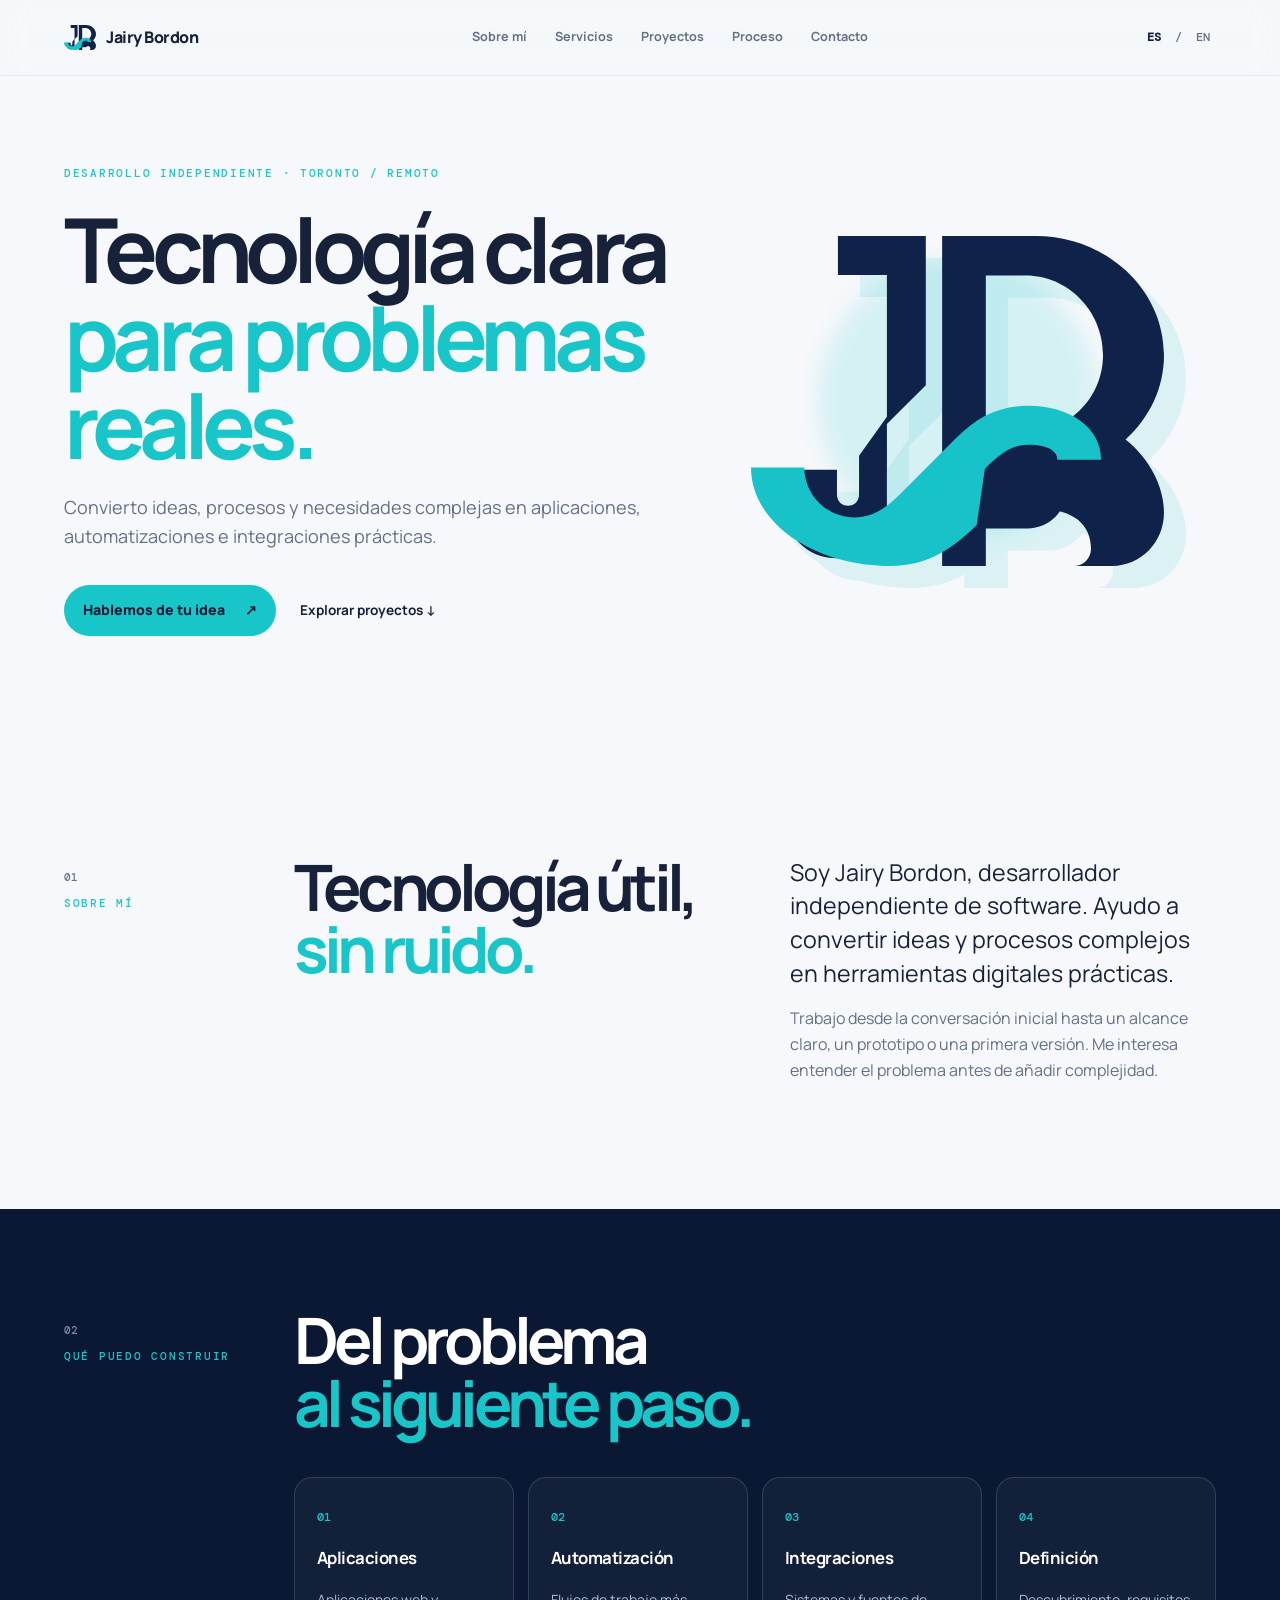
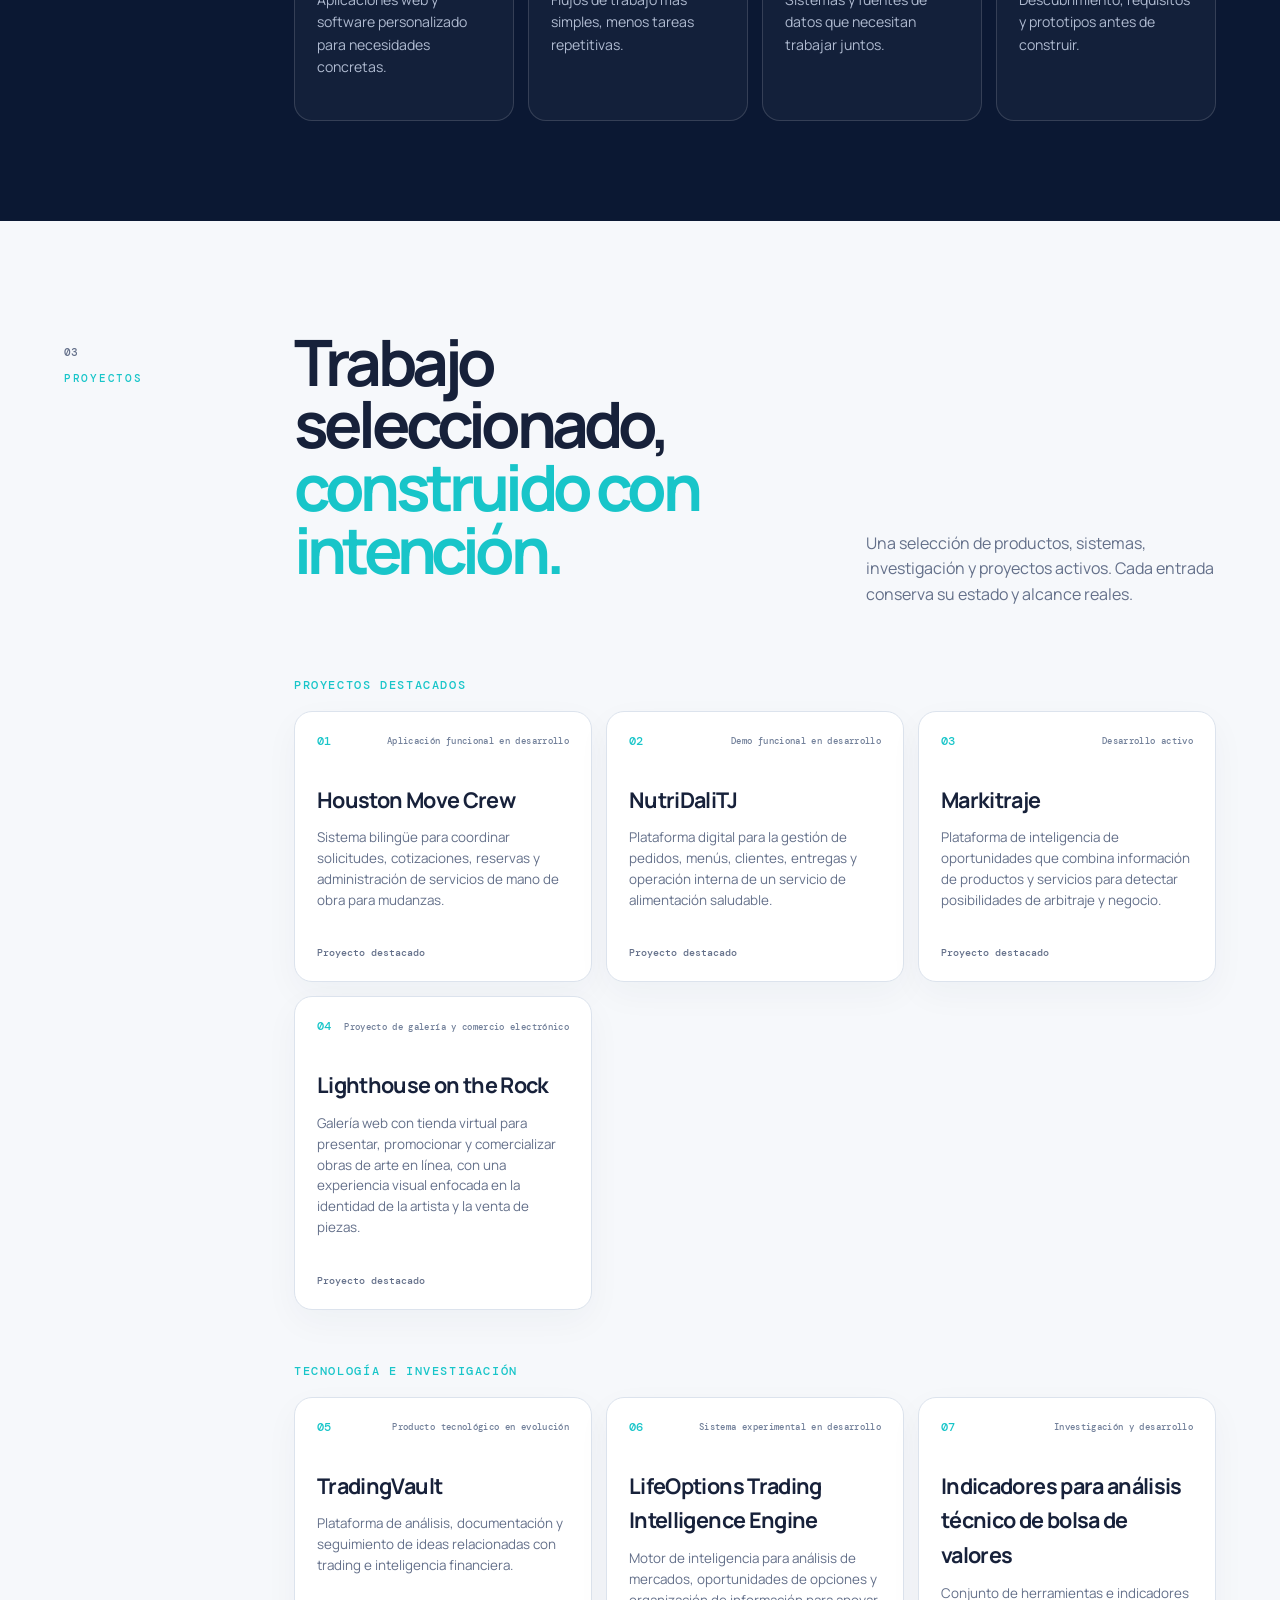
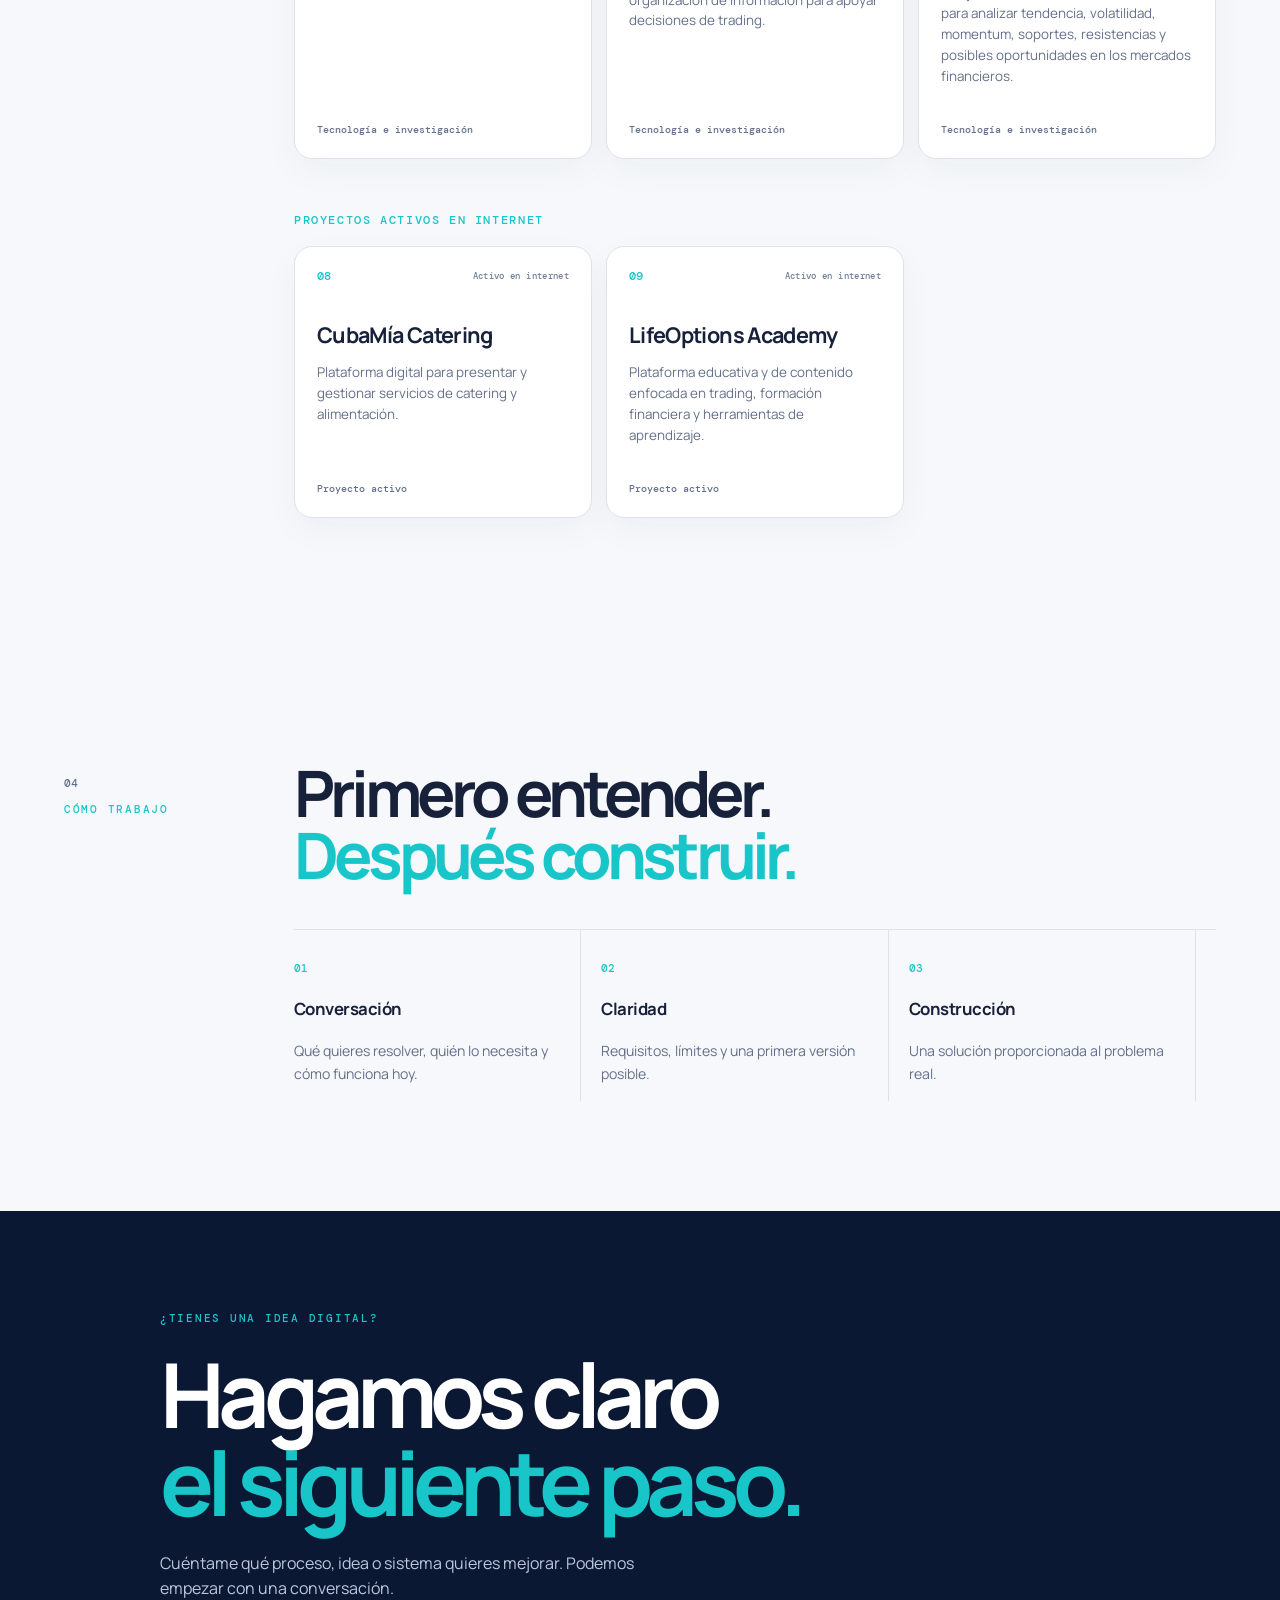
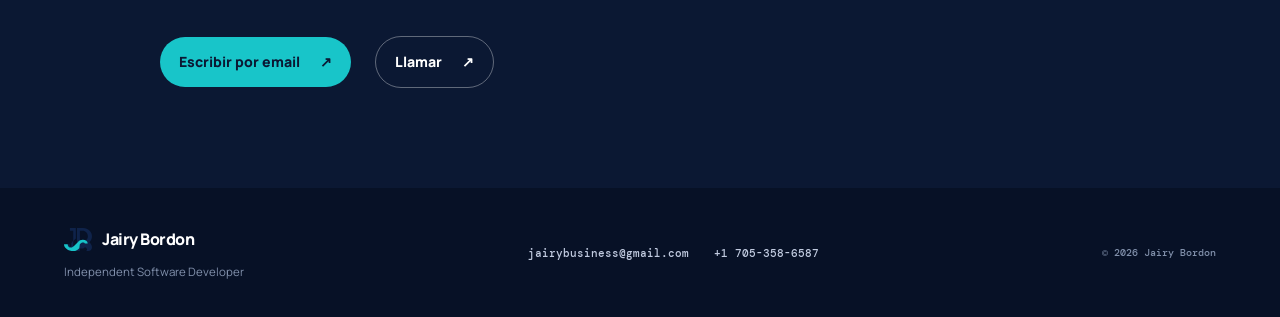
<file: index.html>
<!doctype html>
<html lang="es">
  <head>
    <meta charset="utf-8" />
    <meta name="viewport" content="width=device-width, initial-scale=1" />
    <meta name="theme-color" content="#0b1833" />
    <meta name="description" content="Jairy Bordon — desarrollador independiente de software, aplicaciones, automatización e integraciones." />
    <meta property="og:title" content="Jairy Bordon — Independent Software Developer" />
    <meta property="og:description" content="Aplicaciones, automatización e integraciones para convertir ideas complejas en herramientas prácticas." />
    <meta property="og:type" content="website" />
    <link rel="icon" href="assets/JB_favicon.svg" type="image/svg+xml" />
    <link rel="stylesheet" href="styles.css" />
    <title>Jairy Bordon — Desarrollador independiente de software</title>
  </head>
  <body>
    <header class="site-header">
      <a class="brand" href="#top" aria-label="Jairy Bordon, inicio">
        <img src="assets/JB_logo_primary.svg" alt="JB" />
        <span>Jairy Bordon</span>
      </a>
      <nav class="nav" aria-label="Navegación principal">
        <a href="#about" data-i18n="navAbout">Sobre mí</a>
        <a href="#services" data-i18n="navServices">Servicios</a>
        <a href="#projects" data-i18n="navProjects">Proyectos</a>
        <a href="#process" data-i18n="navProcess">Proceso</a>
        <a href="#contact" data-i18n="navContact">Contacto</a>
      </nav>
      <div class="header-actions">
        <a class="language active" href="#" data-lang="es">ES</a>
        <span>/</span>
        <a class="language" href="#" data-lang="en">EN</a>
        <button class="menu-toggle" aria-expanded="false" aria-controls="mobile-nav" aria-label="Abrir menú">☰</button>
      </div>
    </header>

    <nav id="mobile-nav" class="mobile-nav" aria-label="Navegación móvil">
      <a href="#about" data-i18n="navAbout">Sobre mí</a><a href="#services" data-i18n="navServices">Servicios</a><a href="#projects" data-i18n="navProjects">Proyectos</a><a href="#process" data-i18n="navProcess">Proceso</a><a href="#contact" data-i18n="navContact">Contacto</a>
    </nav>

    <main id="top">
      <section class="hero section-shell">
        <div class="hero-copy">
          <p class="eyebrow" data-i18n="eyebrow">DESARROLLO INDEPENDIENTE · TORONTO / REMOTO</p>
          <h1 data-i18n="heroTitle">Tecnología clara<br /><em>para problemas reales.</em></h1>
          <p class="hero-lede" data-i18n="heroLede">Convierto ideas, procesos y necesidades complejas en aplicaciones, automatizaciones e integraciones prácticas.</p>
          <div class="hero-actions"><a class="button primary" href="#contact" data-i18n="heroCta">Hablemos de tu idea <span>↗</span></a><a class="text-link" href="#projects" data-i18n="heroExplore">Explorar proyectos ↓</a></div>
        </div>
        <div class="hero-mark" aria-hidden="true"><div class="mark-glow"></div><img src="assets/JB_logo_primary.svg" alt="" /></div>
      </section>

      <section id="about" class="section-shell split-section">
        <div class="section-label"><span>01</span><span data-i18n="aboutLabel">SOBRE MÍ</span></div>
        <div class="section-content about-grid"><div><h2 data-i18n="aboutTitle">Tecnología útil,<br /><em>sin ruido.</em></h2></div><div><p class="large-copy" data-i18n="aboutCopy">Soy Jairy Bordon, desarrollador independiente de software. Ayudo a convertir ideas y procesos complejos en herramientas digitales prácticas.</p><p data-i18n="aboutCopy2">Trabajo desde la conversación inicial hasta un alcance claro, un prototipo o una primera versión. Me interesa entender el problema antes de añadir complejidad.</p></div></div>
      </section>

      <section id="services" class="section-shell dark-section">
        <div class="section-label"><span>02</span><span data-i18n="servicesLabel">QUÉ PUEDO CONSTRUIR</span></div>
        <div class="section-content"><h2 data-i18n="servicesTitle">Del problema<br /><em>al siguiente paso.</em></h2><div class="service-grid">
          <article class="service-card"><span>01</span><h3 data-i18n="service1Title">Aplicaciones</h3><p data-i18n="service1Copy">Aplicaciones web y software personalizado para necesidades concretas.</p></article>
          <article class="service-card"><span>02</span><h3 data-i18n="service2Title">Automatización</h3><p data-i18n="service2Copy">Flujos de trabajo más simples, menos tareas repetitivas.</p></article>
          <article class="service-card"><span>03</span><h3 data-i18n="service3Title">Integraciones</h3><p data-i18n="service3Copy">Sistemas y fuentes de datos que necesitan trabajar juntos.</p></article>
          <article class="service-card"><span>04</span><h3 data-i18n="service4Title">Definición</h3><p data-i18n="service4Copy">Descubrimiento, requisitos y prototipos antes de construir.</p></article>
        </div></div>
      </section>

      <section id="projects" class="section-shell split-section"><div class="section-label"><span>03</span><span data-i18n="projectsLabel">PROJECTS</span></div><div class="section-content"><div class="projects-heading"><h2 data-i18n="projectsTitle">Selected work,<br /><em>built with intent.</em></h2><p data-i18n="projectsIntro">A curated view of products, systems, research and live projects. Each entry keeps its real status and scope.</p></div><h3 class="project-group-title" data-project-group="featured">Featured Projects</h3><div class="project-grid"><article class="project-card featured" data-project-id="houston"><div class="project-top"><span class="project-number">01</span><span class="status">Functional demo in development</span></div><h3>Houston Move Crew</h3><p>Sistema bilingüe para coordinar solicitudes, cotizaciones, reservas y administración de servicios de mano de obra para mudanzas.</p><div class="project-foot"><span>Featured Project</span></div></article><article class="project-card featured" data-project-id="nutridali"><div class="project-top"><span class="project-number">02</span><span class="status">Functional demo in development</span></div><h3>NutriDaliTJ</h3><p>Plataforma digital para la gestión de pedidos, menús, clientes, entregas y operación interna de un servicio de alimentación saludable.</p><div class="project-foot"><span>Featured Project</span></div></article><article class="project-card featured" data-project-id="markitraje"><div class="project-top"><span class="project-number">03</span><span class="status">Active development</span></div><h3>Markitraje</h3><p>Plataforma de inteligencia de oportunidades que combina información de productos y servicios para detectar posibilidades de arbitraje y negocio.</p><div class="project-foot"><span>Featured Project</span></div></article><article class="project-card featured" data-project-id="lighthouse"><div class="project-top"><span class="project-number">04</span><span class="status">Active online</span></div><h3>Lighthouse on the Rock</h3><p>Galería web con tienda virtual para presentar, promocionar y comercializar obras de arte en línea, con una experiencia visual enfocada en la identidad de la artista y la venta de piezas.</p><div class="project-foot"><span>Featured Project</span></div></article></div><h3 class="project-group-title" data-project-group="research">Technology and Research</h3><div class="project-grid"><article class="project-card " data-project-id="tradingvault"><div class="project-top"><span class="project-number">05</span><span class="status">Evolving technology product</span></div><h3>TradingVault</h3><p>Plataforma de análisis, documentación y seguimiento de ideas relacionadas con trading e inteligencia financiera.</p><div class="project-foot"><span>Technology and Research</span></div></article><article class="project-card " data-project-id="engine"><div class="project-top"><span class="project-number">06</span><span class="status">Experimental system in development</span></div><h3>LifeOptions Trading Intelligence Engine</h3><p>Motor de inteligencia para análisis de mercados, oportunidades de opciones y organización de información para apoyar decisiones de trading.</p><div class="project-foot"><span>Technology and Research</span></div></article><article class="project-card " data-project-id="indicators"><div class="project-top"><span class="project-number">07</span><span class="status">Research and development</span></div><h3>Indicadores para análisis técnico de bolsa de valores</h3><p>Conjunto de herramientas e indicadores para analizar tendencia, volatilidad, momentum, soportes, resistencias y posibles oportunidades en los mercados financieros.</p><div class="project-foot"><span>Technology and Research</span></div></article></div><h3 class="project-group-title" data-project-group="live">Live Projects</h3><div class="project-grid"><article class="project-card " data-project-id="cubamia"><div class="project-top"><span class="project-number">08</span><span class="status">Active online</span></div><h3>CubaMía Catering</h3><p>Plataforma digital para presentar y gestionar servicios de catering y alimentación.</p><div class="project-foot"><span>Live Project</span></div></article><article class="project-card " data-project-id="academy"><div class="project-top"><span class="project-number">09</span><span class="status">Active online</span></div><h3>LifeOptions Academy</h3><p>Plataforma educativa y de contenido enfocada en trading, formación financiera y herramientas de aprendizaje.</p><div class="project-foot"><span>Live Project</span></div></article></div></div></section>

      <section id="process" class="section-shell process-section">
        <div class="section-label"><span>04</span><span data-i18n="processLabel">CÓMO TRABAJO</span></div><div class="section-content"><h2 data-i18n="processTitle">Primero entender.<br /><em>Después construir.</em></h2><div class="process-list"><div><span>01</span><h3 data-i18n="process1Title">Conversación</h3><p data-i18n="process1Copy">Qué quieres resolver, quién lo necesita y cómo funciona hoy.</p></div><div><span>02</span><h3 data-i18n="process2Title">Claridad</h3><p data-i18n="process2Copy">Requisitos, límites y una primera versión posible.</p></div><div><span>03</span><h3 data-i18n="process3Title">Construcción</h3><p data-i18n="process3Copy">Una solución proporcionada al problema real.</p></div></div></div>
      </section>

      <section id="contact" class="contact-section"><div class="section-shell contact-inner"><p class="eyebrow" data-i18n="contactEyebrow">¿TIENES UNA IDEA DIGITAL?</p><h2 data-i18n="contactTitle">Hagamos claro<br /><em>el siguiente paso.</em></h2><p data-i18n="contactCopy">Cuéntame qué proceso, idea o sistema quieres mejorar. Podemos empezar con una conversación.</p><div class="contact-actions"><a class="button primary" href="mailto:jairybusiness@gmail.com" data-i18n="emailCta">Escribir por email <span>↗</span></a><a class="button outline" href="tel:+17053586587" data-i18n="callCta">Llamar <span>↗</span></a></div></div></section>
    </main>
    <footer class="site-footer"><div class="section-shell footer-inner"><div><a class="brand" href="#top"><img src="assets/JB_logo_primary.svg" alt="JB" /><span>Jairy Bordon</span></a><p data-i18n="footerRole">Independent Software Developer</p></div><div class="footer-links"><a href="mailto:jairybusiness@gmail.com">jairybusiness@gmail.com</a><a href="tel:+17053586587">+1 705-358-6587</a></div><span class="footer-note">© <span id="year"></span> Jairy Bordon</span></div></footer>
    <script src="app.js"></script>
  </body>
</html>
</file>
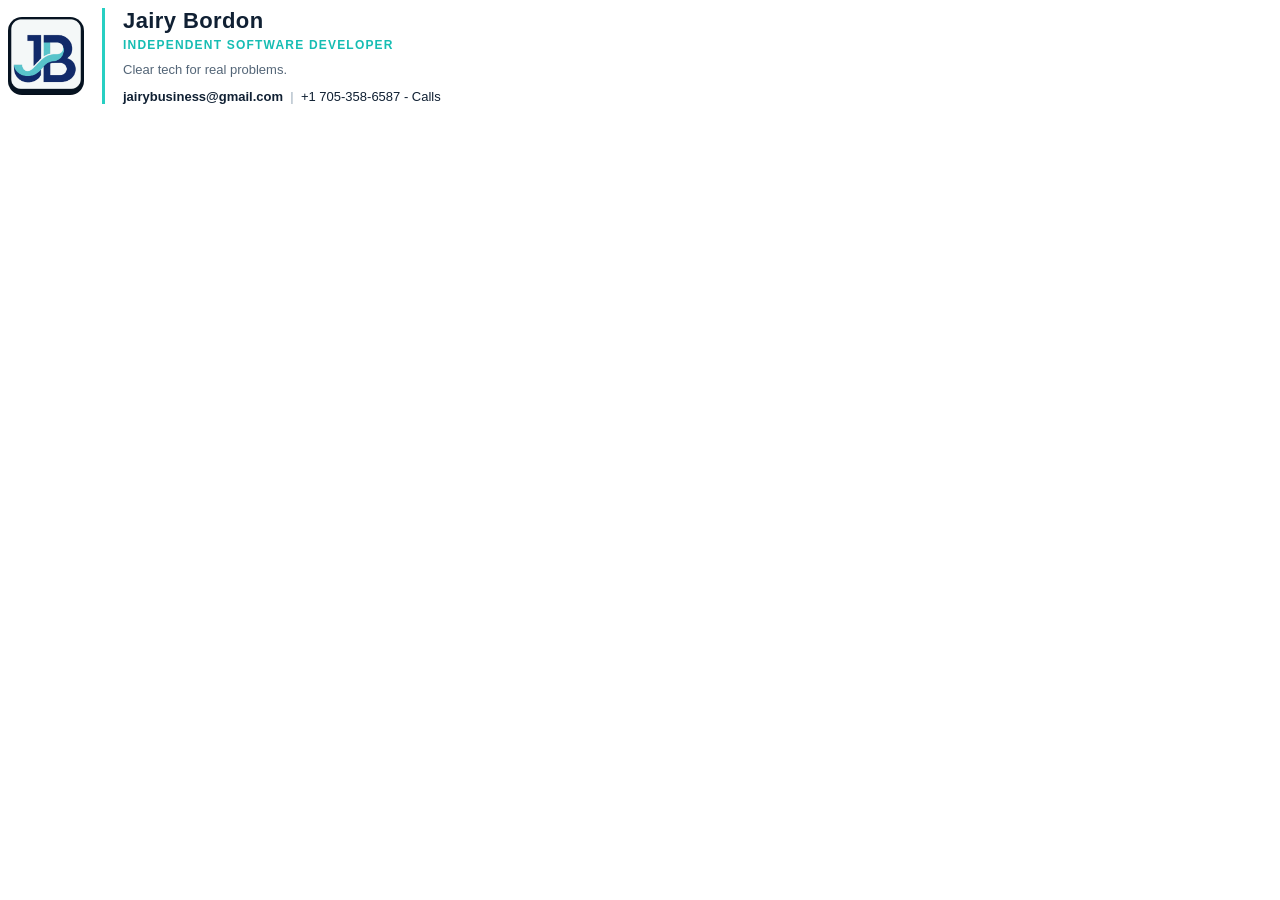
<file: assets/commercial-kit/email_signatures/email_signature_EN.html>
<!doctype html>
<html lang="en"><meta charset="utf-8"><title>Jairy Bordon Email Signature EN</title>
<table cellpadding="0" cellspacing="0" style="font-family:Arial,sans-serif;color:#102033;max-width:620px">
<tr><td style="padding-right:18px;border-right:3px solid #27cfc2;vertical-align:middle"><img src="[data-uri]" width="76" height="78" alt="JB logo" style="display:block;border-radius:14px"></td>
<td style="padding-left:18px;vertical-align:middle"><div style="font-size:22px;font-weight:800;letter-spacing:.4px">Jairy Bordon</div><div style="color:#16bdb3;font-size:12px;font-weight:700;letter-spacing:1.2px;margin-top:4px">INDEPENDENT SOFTWARE DEVELOPER</div><div style="font-size:13px;color:#536577;margin-top:10px">Clear tech for real problems.</div><div style="font-size:13px;margin-top:12px"><a href="mailto:jairybusiness@gmail.com" style="color:#102033;text-decoration:none;font-weight:700">jairybusiness@gmail.com</a><span style="color:#9aabba"> &nbsp;|&nbsp; </span><span>+1 705-358-6587 - Calls</span></div></td></tr></table></html>
</file>
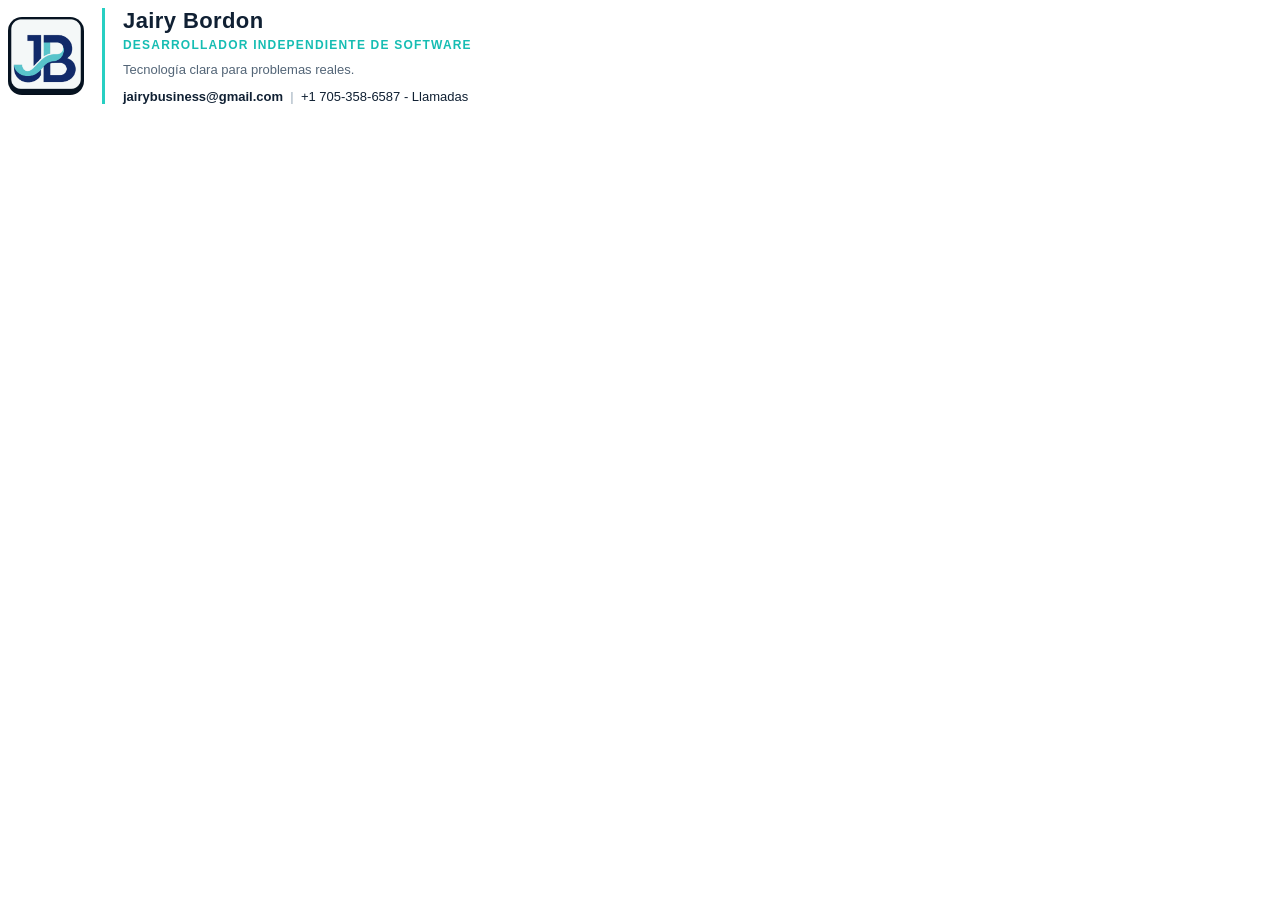
<file: assets/commercial-kit/email_signatures/email_signature_ES.html>
<!doctype html>
<html lang="es"><meta charset="utf-8"><title>Jairy Bordon Email Signature ES</title>
<table cellpadding="0" cellspacing="0" style="font-family:Arial,sans-serif;color:#102033;max-width:620px">
<tr><td style="padding-right:18px;border-right:3px solid #27cfc2;vertical-align:middle"><img src="[data-uri]" width="76" height="78" alt="JB logo" style="display:block;border-radius:14px"></td>
<td style="padding-left:18px;vertical-align:middle"><div style="font-size:22px;font-weight:800;letter-spacing:.4px">Jairy Bordon</div><div style="color:#16bdb3;font-size:12px;font-weight:700;letter-spacing:1.2px;margin-top:4px">DESARROLLADOR INDEPENDIENTE DE SOFTWARE</div><div style="font-size:13px;color:#536577;margin-top:10px">Tecnología clara para problemas reales.</div><div style="font-size:13px;margin-top:12px"><a href="mailto:jairybusiness@gmail.com" style="color:#102033;text-decoration:none;font-weight:700">jairybusiness@gmail.com</a><span style="color:#9aabba"> &nbsp;|&nbsp; </span><span>+1 705-358-6587 - Llamadas</span></div></td></tr></table></html>
</file>
<file: styles.css>
@import url('https://fonts.googleapis.com/css2?family=DM+Mono:wght@400;500&family=Manrope:wght@400;500;600;700;800&display=swap');
:root{--navy:#0b1833;--navy-2:#102957;--ink:#17213a;--muted:#64708a;--line:#dce3ed;--paper:#f6f8fb;--teal:#18c5c9;--white:#fff;--radius:18px}*{box-sizing:border-box}html{scroll-behavior:smooth}body{margin:0;background:var(--paper);color:var(--ink);font-family:Manrope,Arial,sans-serif;line-height:1.6}a{color:inherit;text-decoration:none}p{margin:0 0 1rem}.site-header{height:76px;padding:0 5vw;display:flex;align-items:center;justify-content:space-between;background:rgba(246,248,251,.9);backdrop-filter:blur(15px);position:sticky;top:0;z-index:5;border-bottom:1px solid rgba(220,227,237,.7)}.brand{display:flex;align-items:center;gap:10px;font-weight:800;letter-spacing:-.03em}.brand img{width:32px;height:32px;object-fit:contain}.nav{display:flex;gap:28px;font-size:.79rem;font-weight:700;color:var(--muted)}.nav a:hover,.footer-links a:hover,.text-link:hover{color:var(--teal)}.header-actions{display:flex;gap:8px;align-items:center;font:500 .72rem 'DM Mono',monospace;color:var(--muted)}.language{padding:6px}.language.active{color:var(--ink);font-weight:700}.menu-toggle{display:none;border:0;background:none;font-size:1.4rem}.mobile-nav{display:none}.section-shell{width:min(1180px,90vw);margin:auto}.hero{min-height:650px;display:grid;grid-template-columns:1.08fr .92fr;align-items:center;gap:30px;padding:90px 0 110px}.eyebrow,.section-label{font:500 .68rem 'DM Mono',monospace;letter-spacing:.16em;color:var(--teal)}.hero h1,h2{font-size:clamp(3rem,7vw,6.2rem);line-height:.98;letter-spacing:-.075em;margin:25px 0}.hero h1 em,h2 em{font-style:normal;color:var(--teal)}.hero-lede{max-width:580px;font-size:1.13rem;color:var(--muted)}.hero-actions,.contact-actions{display:flex;align-items:center;gap:24px;margin-top:34px}.button{display:inline-flex;gap:20px;align-items:center;padding:14px 19px;border-radius:999px;font-weight:800;font-size:.88rem;transition:transform .2s,background .2s}.button:hover{transform:translateY(-2px)}.button.primary{background:var(--teal);color:var(--navy)}.button.outline{border:1px solid rgba(255,255,255,.35);color:white}.text-link{font-weight:700;font-size:.85rem}.hero-mark{min-height:390px;position:relative;display:grid;place-items:center}.hero-mark img{width:min(440px,80%);position:relative;filter:drop-shadow(22px 22px 0 rgba(24,197,201,.12))}.mark-glow{position:absolute;width:280px;height:280px;border-radius:50%;background:rgba(24,197,201,.14);filter:blur(10px)}.split-section{display:grid;grid-template-columns:180px 1fr;gap:50px;padding:110px 0}.section-label{display:flex;gap:12px;flex-direction:column;padding-top:14px}.section-label span:first-child{color:var(--muted);letter-spacing:0}.section-content h2{font-size:clamp(2.5rem,5vw,4.6rem);margin:0 0 42px}.about-grid{display:grid;grid-template-columns:1fr 1fr;gap:70px}.large-copy{font-size:1.45rem;line-height:1.45;color:var(--ink)}.about-grid p:not(.large-copy){color:var(--muted)}.dark-section{background:var(--navy);color:white;width:100%;padding:100px max(5vw,calc((100vw - 1180px)/2));display:grid;grid-template-columns:180px 1fr;gap:50px}.dark-section .section-label{color:var(--teal)}.dark-section .section-label span:first-child{color:#7d8ba8}.service-grid,.project-grid{display:grid;grid-template-columns:repeat(4,1fr);gap:14px}.service-card{padding:25px 22px;border:1px solid rgba(255,255,255,.14);border-radius:var(--radius);min-height:190px;background:rgba(255,255,255,.035)}.service-card span,.project-number{font:500 .72rem 'DM Mono',monospace;color:var(--teal)}h3{font-size:1.05rem;letter-spacing:-.03em}.service-card p{color:#afbad0;font-size:.88rem}.projects-heading{display:flex;justify-content:space-between;align-items:end;gap:35px}.projects-heading p{max-width:350px;color:var(--muted)}.project-grid{grid-template-columns:repeat(3,1fr)}.project-card{background:white;border:1px solid var(--line);border-radius:var(--radius);padding:22px;min-height:230px;display:flex;flex-direction:column;box-shadow:0 12px 35px rgba(24,41,73,.04)}.project-card.accent-card{background:#eefbfd;border-color:#c9f0f0}.project-top,.project-foot{display:flex;justify-content:space-between;align-items:center}.status{font:500 .55rem 'DM Mono',monospace;color:#72809a;letter-spacing:.04em}.project-card h3{font-size:1.35rem;margin:34px 0 10px}.project-card p{font-size:.84rem;color:var(--muted);line-height:1.55}.project-foot{margin-top:auto;padding-top:20px;color:var(--muted);font:500 .63rem 'DM Mono',monospace}.process-section{display:grid;grid-template-columns:180px 1fr;gap:50px;padding:110px 0}.process-list{display:grid;grid-template-columns:repeat(3,1fr);border-top:1px solid var(--line)}.process-list>div{padding:24px 20px 0 0;border-right:1px solid var(--line);margin-right:20px}.process-list span{font:500 .7rem 'DM Mono',monospace;color:var(--teal)}.process-list p{color:var(--muted);font-size:.88rem}.contact-section{background:var(--navy);color:white;padding:100px 0}.contact-inner{max-width:960px}.contact-section h2{margin-bottom:25px}.contact-section p:not(.eyebrow){color:#bdc8dd;max-width:510px}.site-footer{background:#071126;color:#c1cbe0;padding:35px 0}.footer-inner{display:flex;align-items:center;justify-content:space-between;gap:25px}.footer-inner .brand{color:white}.footer-inner .brand img{width:28px}.footer-inner p{font-size:.72rem;color:#8190ab;margin:8px 0 0}.footer-links{display:flex;gap:25px;font:500 .7rem 'DM Mono',monospace}.footer-note{font:500 .65rem 'DM Mono',monospace;color:#8190ab}@media(max-width:850px){.nav{display:none}.menu-toggle{display:block}.mobile-nav{position:fixed;top:76px;right:5vw;left:5vw;padding:18px;background:white;border:1px solid var(--line);border-radius:14px;box-shadow:0 15px 35px rgba(10,25,50,.15);z-index:4}.mobile-nav.open{display:grid;gap:16px}.hero{grid-template-columns:1fr;padding:70px 0}.hero-mark{min-height:300px;order:-1}.hero-mark img{width:250px}.split-section,.dark-section,.process-section{grid-template-columns:1fr;gap:28px;padding:75px 5vw}.about-grid{grid-template-columns:1fr;gap:25px}.section-shell{width:auto;margin:0 5vw}.dark-section .section-content{width:auto}.service-grid{grid-template-columns:repeat(2,1fr)}.project-grid{grid-template-columns:1fr 1fr}.projects-heading{display:block}.projects-heading p{margin-top:-25px;margin-bottom:35px}.footer-inner{flex-wrap:wrap}.footer-links{width:100%;order:3}}@media(max-width:520px){.hero h1{font-size:3.5rem}.hero-lede{font-size:1rem}.hero-actions{align-items:flex-start;flex-direction:column;gap:18px}.service-grid,.project-grid{grid-template-columns:1fr}.contact-actions{flex-wrap:wrap}.footer-links{flex-direction:column;gap:8px}}

.project-group-title{font:500 .72rem 'DM Mono',monospace;letter-spacing:.14em;color:var(--teal);margin:54px 0 18px;text-transform:uppercase}.project-card.featured{min-height:260px}.project-card h3{overflow-wrap:anywhere}.project-grid{margin-bottom:24px}
</file>
